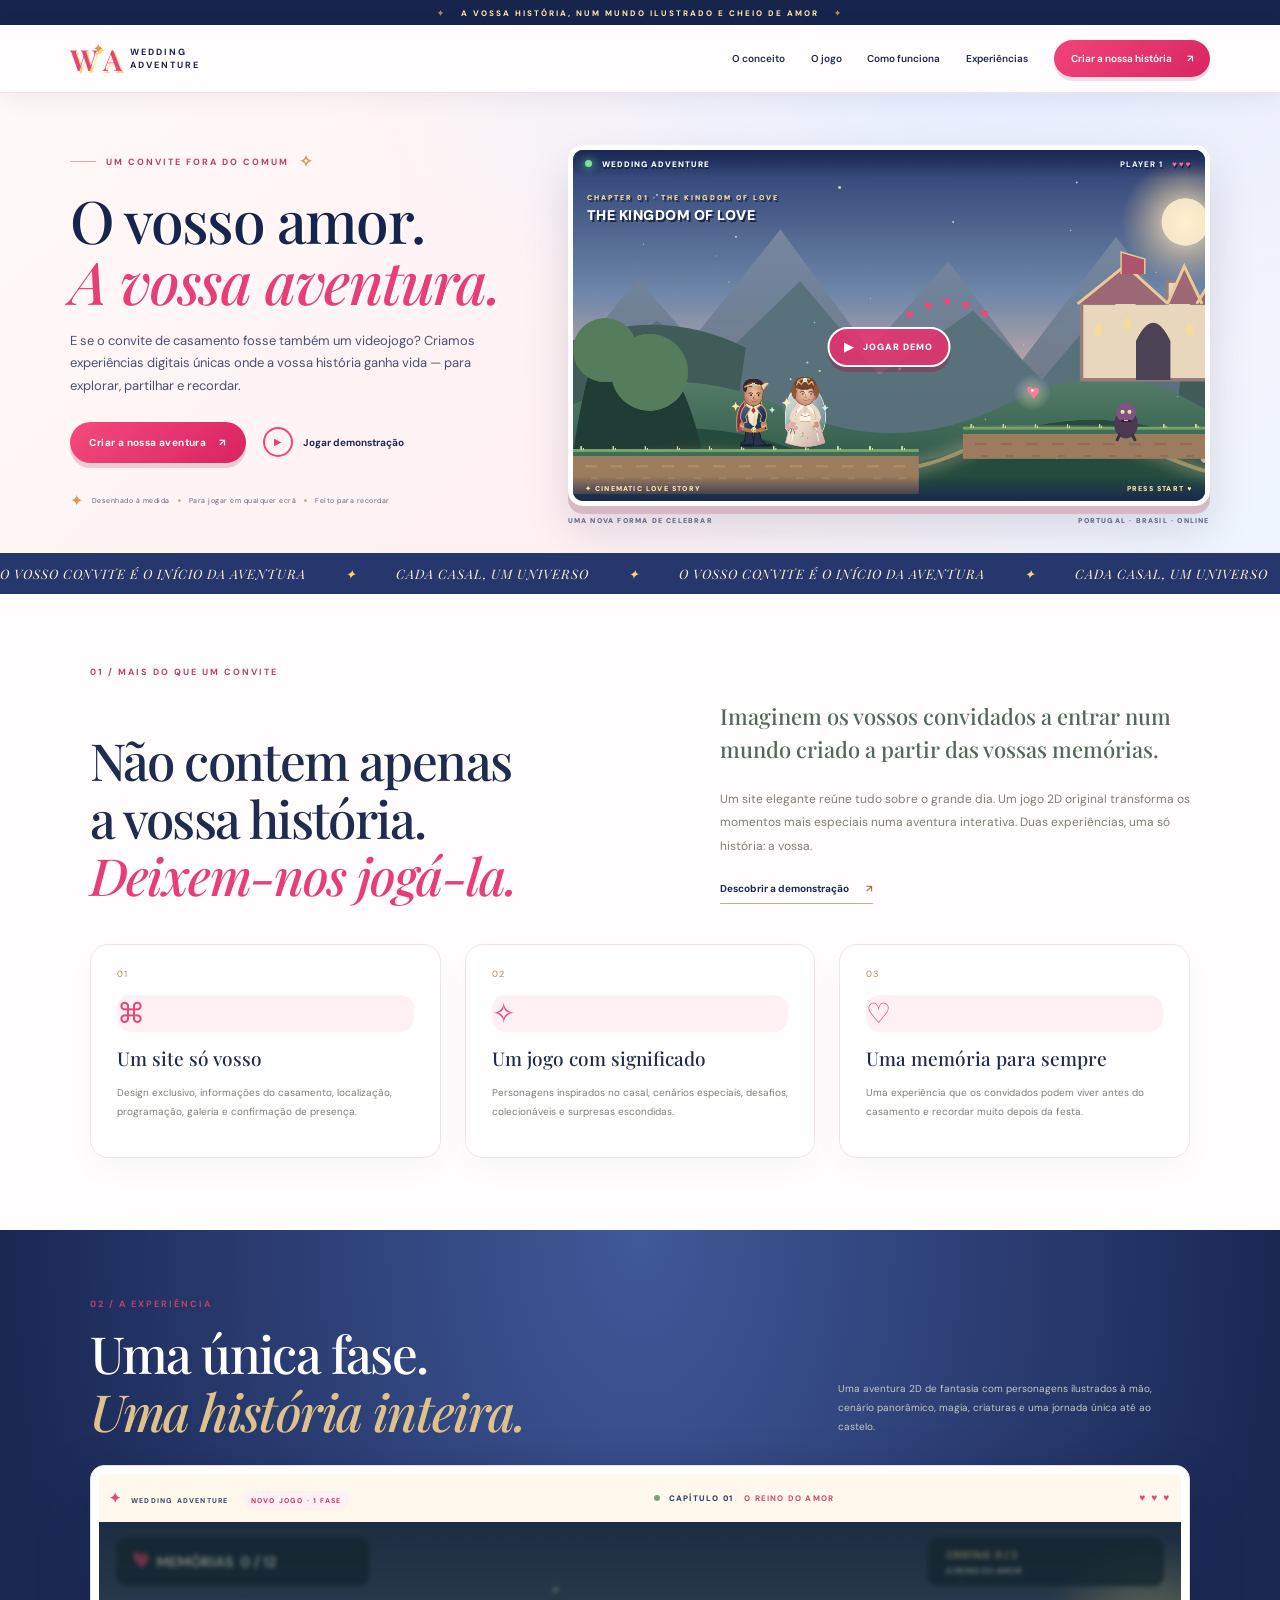
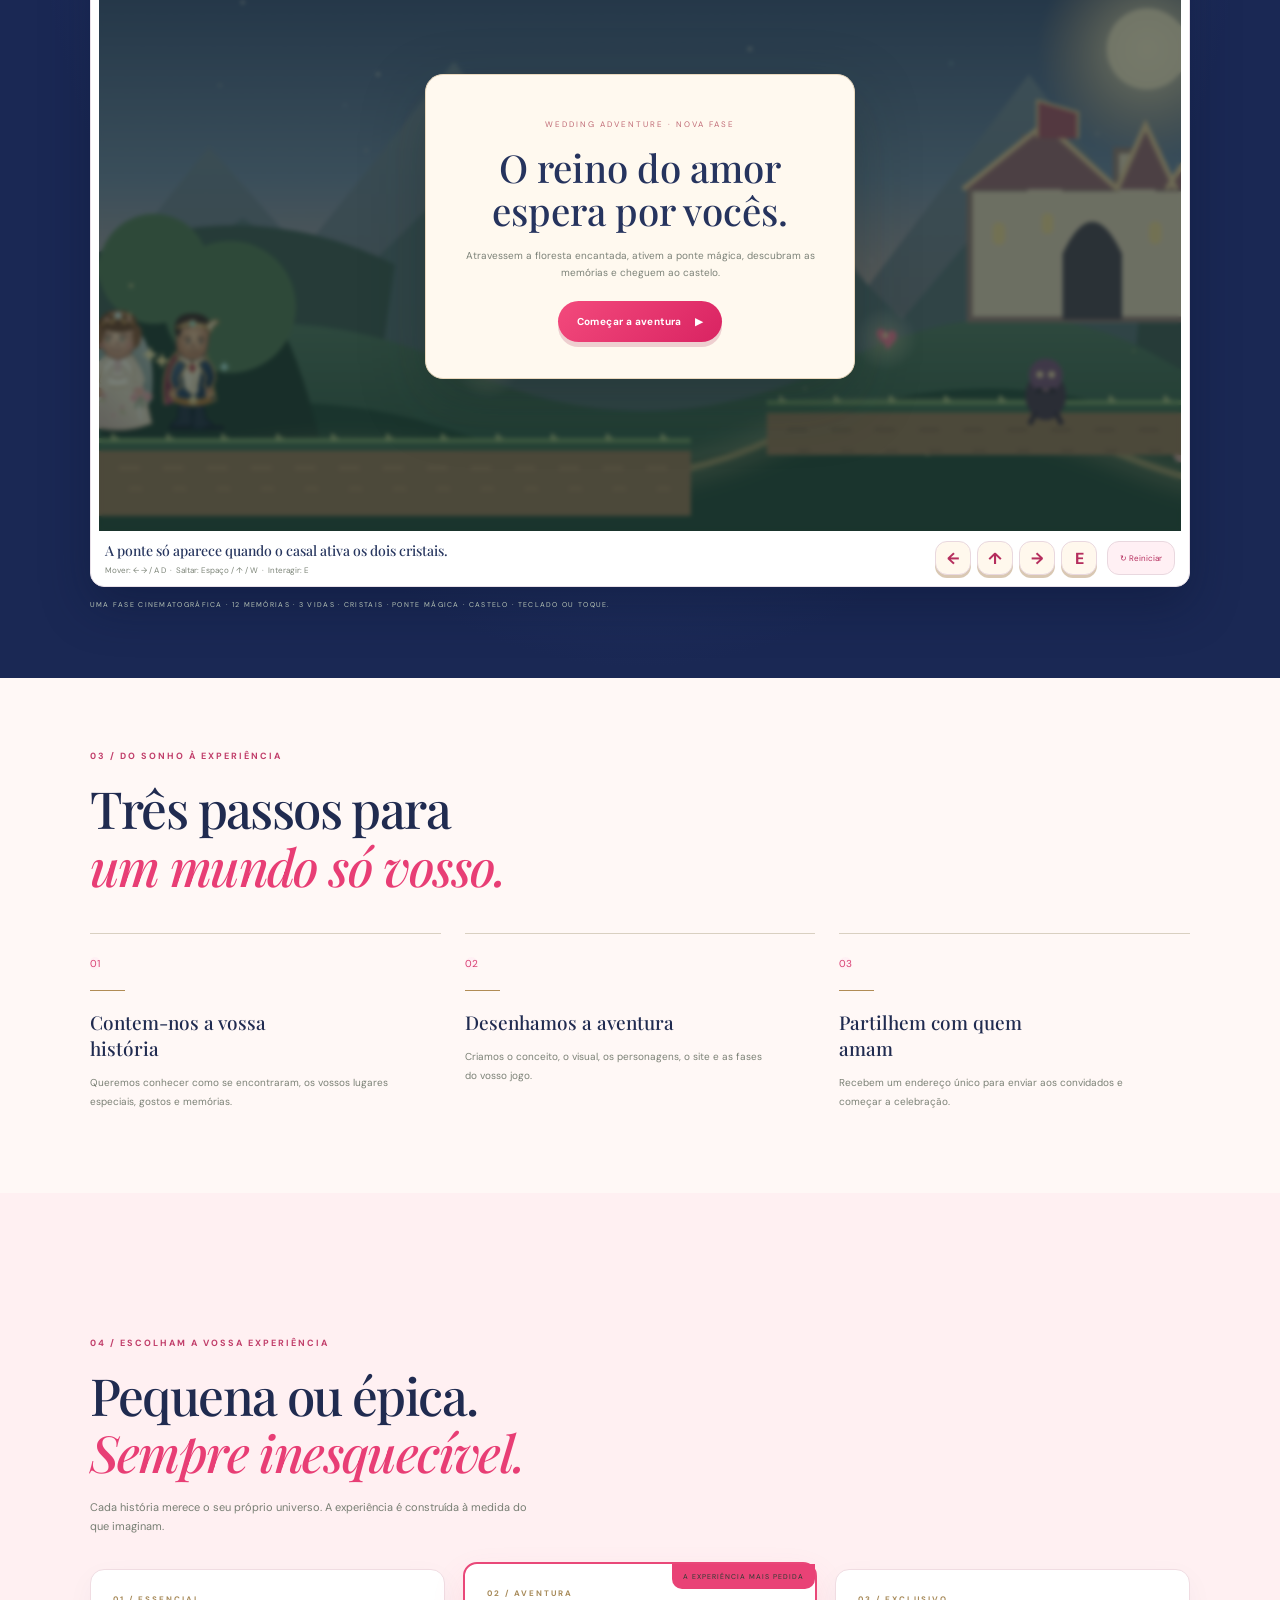
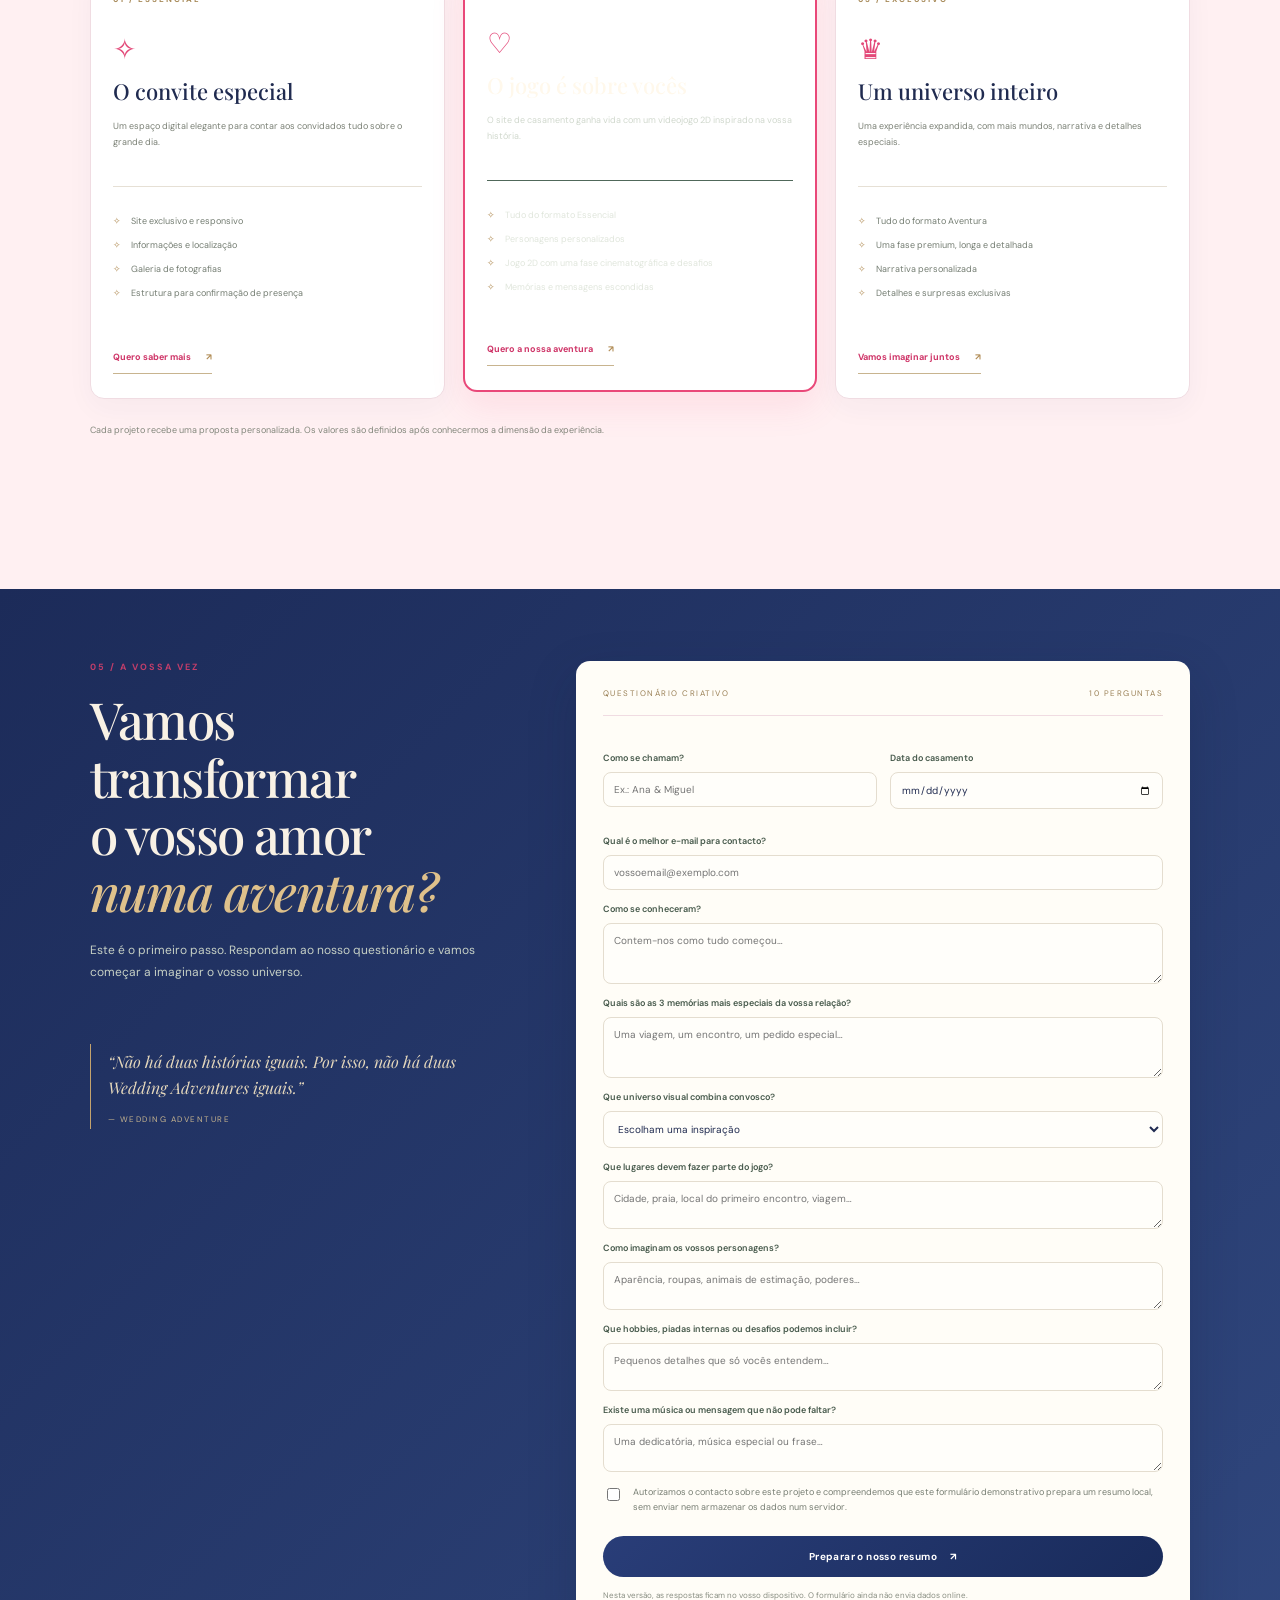
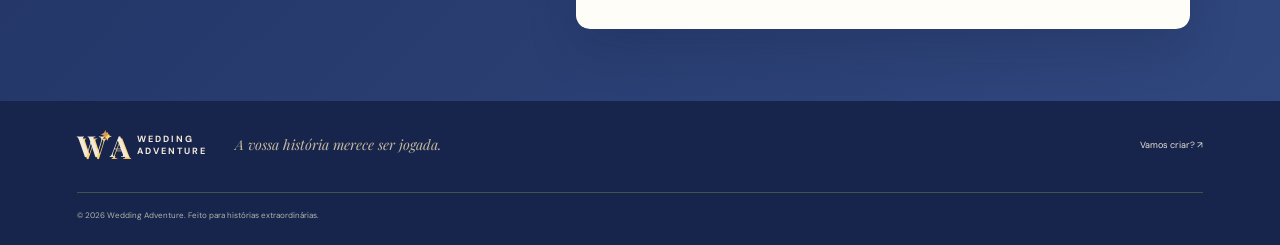
<file: index.html>
<!doctype html>
<html lang="pt-PT">
<head>
<meta charset="utf-8"><meta name="viewport" content="width=device-width, initial-scale=1">
<meta name="theme-color" content="#24376b">
<meta name="description" content="Wedding Adventure — sites de casamento e videojogos 2D criados a partir da vossa história.">
<title>Wedding Adventure — O amor é a maior aventura</title>
<link rel="preconnect" href="https://fonts.googleapis.com"><link rel="preconnect" href="https://fonts.gstatic.com" crossorigin>
<link href="https://fonts.googleapis.com/css2?family=DM+Sans:wght@400;500;600;700&family=Playfair+Display:ital,wght@0,500;0,600;0,700;1,500;1,600&display=swap" rel="stylesheet">
<link rel="stylesheet" href="styles.css?v=rebuild-20261116-3">
</head>
<body>
<div class="announcement"><span>✦</span> A VOSSA HISTÓRIA, NUM MUNDO ILUSTRADO E CHEIO DE AMOR <span>✦</span></div>
<header class="site-header"><a class="brand" href="#inicio"><span class="brand-symbol">W<span>✦</span>A</span><span class="brand-name">WEDDING<br>ADVENTURE</span></a>
<button class="menu-toggle" aria-label="Abrir menu" aria-expanded="false">☰</button>
<nav class="nav"><a href="#conceito">O conceito</a><a href="#jogo">O jogo</a><a href="#experiencia">Como funciona</a><a href="#pacotes">Experiências</a><a class="nav-cta" href="#criar">Criar a nossa história <span>↗</span></a></nav></header>
<main>
<section class="hero" id="inicio">
<div class="hero-copy"><div class="eyebrow"><span class="eyebrow-line"></span> UM CONVITE FORA DO COMUM <span class="eyebrow-star">✧</span></div>
<h1>O vosso amor.<br><em>A vossa aventura.</em></h1>
<p class="hero-lead">E se o convite de casamento fosse também um videojogo? Criamos experiências digitais únicas onde a vossa história ganha vida — para explorar, partilhar e recordar.</p>
<div class="hero-actions"><a class="button button-gold" href="#criar">Criar a nossa aventura <span>↗</span></a><a class="play-link" href="#jogo"><span class="play-icon">▶</span> Jogar demonstração</a></div>
<div class="hero-proof"><span>✦</span> Desenhado à medida <i></i> Para jogar em qualquer ecrã <i></i> Feito para recordar</div></div>
<div class="hero-visual"><div class="hero-image-frame snes-frame">
<canvas id="hero-game-preview" width="1280" height="720" aria-label="Prévia animada do jogo Wedding Adventure com ilustração cinematográfica"></canvas>
<div class="preview-topbar"><span><i></i> WEDDING ADVENTURE</span><b>PLAYER 1 <strong>♥♥♥</strong></b></div>
<div class="preview-level"><small>CHAPTER 01 · THE KINGDOM OF LOVE</small><strong>THE KINGDOM OF LOVE</strong></div>
<a class="preview-play" href="#jogo" aria-label="Experimentar a demonstração do jogo"><span>▶</span> JOGAR DEMO</a>
<div class="preview-bottom"><span>✦ CINEMATIC LOVE STORY</span><span>PRESS START ♥</span></div>
</div><div class="visual-caption"><span>UMA NOVA FORMA DE CELEBRAR</span><span>PORTUGAL · BRASIL · ONLINE</span></div></div>
</section>
<div class="marquee"><div>O VOSSO CONVITE É O INÍCIO DA AVENTURA <span>✦</span> CADA CASAL, UM UNIVERSO <span>✦</span> O VOSSO CONVITE É O INÍCIO DA AVENTURA <span>✦</span> CADA CASAL, UM UNIVERSO <span>✦</span></div></div>
<section class="intro section-wrap" id="conceito"><div class="section-kicker">01 / MAIS DO QUE UM CONVITE</div><div class="intro-grid"><h2>Não contem apenas<br>a vossa história.<br><em>Deixem-nos jogá-la.</em></h2><div><p class="large-copy">Imaginem os vossos convidados a entrar num mundo criado a partir das vossas memórias.</p><p>Um site elegante reúne tudo sobre o grande dia. Um jogo 2D original transforma os momentos mais especiais numa aventura interativa. Duas experiências, uma só história: a vossa.</p><a class="underlined-link" href="#jogo">Descobrir a demonstração <span>↗</span></a></div></div>
<div class="feature-grid"><article class="feature"><span class="feature-index">01</span><div class="feature-icon">⌘</div><h3>Um site só vosso</h3><p>Design exclusivo, informações do casamento, localização, programação, galeria e confirmação de presença.</p></article><article class="feature"><span class="feature-index">02</span><div class="feature-icon">✧</div><h3>Um jogo com significado</h3><p>Personagens inspirados no casal, cenários especiais, desafios, colecionáveis e surpresas escondidas.</p></article><article class="feature"><span class="feature-index">03</span><div class="feature-icon">♡</div><h3>Uma memória para sempre</h3><p>Uma experiência que os convidados podem viver antes do casamento e recordar muito depois da festa.</p></article></div></section>
<section class="game-section" id="jogo">
<div class="game-heading"><div><div class="section-kicker section-kicker-light">02 / A EXPERIÊNCIA</div><h2>Uma única fase.<br><em>Uma história inteira.</em></h2></div>
<p>Uma aventura 2D de fantasia com personagens ilustrados à mão, cenário panorâmico, magia, criaturas e uma jornada única até ao castelo.</p></div>
<div class="game-window"><div class="game-bar"><div class="game-brand"><span class="game-brand-icon">✦</span> WEDDING ADVENTURE <span class="demo-pill">NOVO JOGO · 1 FASE</span></div><div class="game-status"><span class="status-dot"></span> CAPÍTULO 01 <b id="level-name">O REINO DO AMOR</b></div><div class="game-lives">♥ ♥ ♥</div></div>
<div class="game-stage"><canvas id="game" width="1280" height="720" aria-label="Jogo 2D de fantasia romântica com um noivo e uma noiva atravessando um reino mágico até ao castelo."></canvas><div class="game-overlay" id="game-overlay"><div class="overlay-card"><span class="overlay-kicker">WEDDING ADVENTURE · NOVA FASE</span><h3>A lenda de vocês<br>começa agora.</h3><p>Atravessem a floresta encantada, ativem a ponte mágica, descubram as memórias e cheguem ao castelo.</p><button class="button button-gold" id="start-game">Começar a aventura <span>▶</span></button></div></div><div class="game-hud"><span>MEMÓRIAS <b id="score">0 / 12</b></span><span>♥ 3 VIDAS · ✦ 1 FASE</span><span id="game-chapter">CAPÍTULO 01</span></div></div>
<div class="game-toolbar"><div class="game-instructions"><strong id="game-message">A ponte só aparece quando o casal ativa os dois cristais.</strong><small>Mover: ← → / A D &nbsp;·&nbsp; Saltar: Espaço / ↑ / W &nbsp;·&nbsp; Interagir: E</small></div><div class="mobile-controls"><button data-key="left" aria-label="Esquerda">←</button><button data-key="jump" aria-label="Saltar">↑</button><button data-key="right" aria-label="Direita">→</button><button data-key="interact" aria-label="Interagir">E</button></div><button class="restart-button" id="reset-game">↻ Reiniciar</button></div></div>
<p class="game-note">UMA FASE CINEMATOGRÁFICA · 12 MEMÓRIAS · 3 VIDAS · CRISTAIS · PONTE MÁGICA · CASTELO · TECLADO OU TOQUE.</p></section>
<section class="process section-wrap" id="experiencia"><div class="section-kicker">03 / DO SONHO À EXPERIÊNCIA</div><h2>Três passos para<br><em>um mundo só vosso.</em></h2><div class="steps"><article><span>01</span><div class="step-line"></div><h3>Contem-nos a vossa história</h3><p>Queremos conhecer como se encontraram, os vossos lugares especiais, gostos e memórias.</p></article><article><span>02</span><div class="step-line"></div><h3>Desenhamos a aventura</h3><p>Criamos o conceito, o visual, os personagens, o site e as fases do vosso jogo.</p></article><article><span>03</span><div class="step-line"></div><h3>Partilhem com quem amam</h3><p>Recebem um endereço único para enviar aos convidados e começar a celebração.</p></article></div></section>
<section class="pricing" id="pacotes"><div class="section-wrap"><div class="section-kicker">04 / ESCOLHAM A VOSSA EXPERIÊNCIA</div><h2>Pequena ou épica.<br><em>Sempre inesquecível.</em></h2><p class="pricing-intro">Cada história merece o seu próprio universo. A experiência é construída à medida do que imaginam.</p><div class="price-grid"><article class="price-card"><span class="price-label">01 / ESSENCIAL</span><div class="price-symbol">✧</div><h3>O convite especial</h3><p>Um espaço digital elegante para contar aos convidados tudo sobre o grande dia.</p><ul><li>Site exclusivo e responsivo</li><li>Informações e localização</li><li>Galeria de fotografias</li><li>Estrutura para confirmação de presença</li></ul><a href="#criar" class="price-link">Quero saber mais <span>↗</span></a></article><article class="price-card price-featured"><span class="featured-ribbon">A EXPERIÊNCIA MAIS PEDIDA</span><span class="price-label">02 / AVENTURA</span><div class="price-symbol">♡</div><h3>O jogo é sobre vocês</h3><p>O site de casamento ganha vida com um videojogo 2D inspirado na vossa história.</p><ul><li>Tudo do formato Essencial</li><li>Personagens personalizados</li><li>Jogo 2D com uma fase cinematográfica e desafios</li><li>Memórias e mensagens escondidas</li></ul><a href="#criar" class="price-link">Quero a nossa aventura <span>↗</span></a></article><article class="price-card"><span class="price-label">03 / EXCLUSIVO</span><div class="price-symbol">♛</div><h3>Um universo inteiro</h3><p>Uma experiência expandida, com mais mundos, narrativa e detalhes especiais.</p><ul><li>Tudo do formato Aventura</li><li>Uma fase premium, longa e detalhada</li><li>Narrativa personalizada</li><li>Detalhes e surpresas exclusivas</li></ul><a href="#criar" class="price-link">Vamos imaginar juntos <span>↗</span></a></article></div><p class="price-disclaimer">Cada projeto recebe uma proposta personalizada. Os valores são definidos após conhecermos a dimensão da experiência.</p></div></section>
<section class="form-section" id="criar"><div class="form-layout"><div class="form-aside"><div class="section-kicker section-kicker-light">05 / A VOSSA VEZ</div><h2>Vamos transformar<br>o vosso amor <em>numa aventura?</em></h2><p>Este é o primeiro passo. Respondam ao nosso questionário e vamos começar a imaginar o vosso universo.</p><div class="aside-quote">“Não há duas histórias iguais. Por isso, não há duas Wedding Adventures iguais.”<span>— WEDDING ADVENTURE</span></div></div>
<form id="couple-form" class="couple-form"><div class="form-progress"><span>QUESTIONÁRIO CRIATIVO</span><span>10 PERGUNTAS</span></div>
<div class="field-row"><label>Como se chamam? <input name="names" required placeholder="Ex.: Ana & Miguel"></label><label>Data do casamento <input name="date" type="date"></label></div>
<label>Qual é o melhor e-mail para contacto? <input name="email" type="email" required placeholder="vossoemail@exemplo.com"></label>
<label>Como se conheceram? <textarea name="meet" rows="3" placeholder="Contem-nos como tudo começou…"></textarea></label>
<label>Quais são as 3 memórias mais especiais da vossa relação? <textarea name="memories" rows="3" placeholder="Uma viagem, um encontro, um pedido especial…"></textarea></label>
<label>Que universo visual combina convosco? <select name="style"><option value="">Escolham uma inspiração</option><option>Fantasia e conto de fadas</option><option>Aventura clássica em 2D</option><option>Romântico e delicado</option><option>Ilustração 2D artística e realista</option><option>Divertido e descontraído</option><option>Minimalista e moderno</option><option>Surpreendam-nos!</option></select></label>
<label>Que lugares devem fazer parte do jogo? <textarea name="places" rows="2" placeholder="Cidade, praia, local do primeiro encontro, viagem…"></textarea></label>
<label>Como imaginam os vossos personagens? <textarea name="characters" rows="2" placeholder="Aparência, roupas, animais de estimação, poderes…"></textarea></label>
<label>Que hobbies, piadas internas ou desafios podemos incluir? <textarea name="challenges" rows="2" placeholder="Pequenos detalhes que só vocês entendem…"></textarea></label>
<label>Existe uma música ou mensagem que não pode faltar? <textarea name="music" rows="2" placeholder="Uma dedicatória, música especial ou frase…"></textarea></label>
<label class="consent"><input type="checkbox" name="consent" required><span>Autorizamos o contacto sobre este projeto e compreendemos que este formulário demonstrativo prepara um resumo local, sem enviar nem armazenar os dados num servidor.</span></label>
<button class="button button-dark submit-button" type="submit">Preparar o nosso resumo <span>↗</span></button><p class="form-note">Nesta versão, as respostas ficam no vosso dispositivo. O formulário ainda não envia dados online.</p><div id="form-result" class="form-result" hidden aria-live="polite"></div></form></div></section>
</main>
<footer><a class="brand footer-brand" href="#inicio"><span class="brand-symbol">W<span>✦</span>A</span><span class="brand-name">WEDDING<br>ADVENTURE</span></a><p>A vossa história merece ser jogada.</p><a href="#criar">Vamos criar? ↗</a><small>© <span id="year"></span> Wedding Adventure. Feito para histórias extraordinárias.</small></footer>
<script src="script.js?v=rebuild-20261116-3"></script>
</body></html>
</file>
<file: styles.css>
:root{--night:#172b26;--forest:#244137;--forest2:#355747;--cream:#f5f0e6;--paper:#fffdf7;--gold:#d8b77d;--gold2:#b99154;--sage:#aab99e;--rose:#c8877c;--ink:#263b32;--muted:#7e8579;--line:#e5ddce}*{box-sizing:border-box}html{scroll-behavior:smooth;scroll-padding-top:90px}body{margin:0;background:var(--cream);color:var(--ink);font-family:"DM Sans",sans-serif}a{color:inherit;text-decoration:none}button,input,textarea,select{font:inherit}.announcement{height:28px;background:var(--night);color:#d9c59e;display:flex;align-items:center;justify-content:center;gap:15px;font-size:8px;letter-spacing:2px}.announcement span{color:#b38c55}.site-header{height:82px;padding:0 7vw;display:flex;align-items:center;justify-content:space-between;background:var(--paper);position:sticky;top:0;z-index:20;border-bottom:1px solid #eae3d7}.brand{display:flex;align-items:center;gap:12px}.brand-symbol{font:600 29px "Playfair Display",serif;letter-spacing:-4px;color:var(--forest)}.brand-symbol span{font-size:12px;color:var(--gold2);vertical-align:top;letter-spacing:0}.brand-name{font-size:9px;line-height:1.35;letter-spacing:2px;font-weight:700}.nav{display:flex;align-items:center;gap:32px;font-size:11px;font-weight:600}.nav>a:not(.nav-cta):hover{color:var(--gold2)}.nav-cta{background:var(--forest);color:#fff;padding:14px 18px}.nav-cta span,.button span{margin-left:13px}.menu-toggle{display:none;background:none;border:0;font-size:24px;color:var(--forest)}.hero{min-height:640px;padding:74px 7vw 35px;display:grid;grid-template-columns:.92fr 1.08fr;gap:5vw;align-items:center;overflow:hidden;background:radial-gradient(ellipse at 0 0,#fffdf8 0,transparent 60%),var(--cream)}.hero-copy{max-width:570px;position:relative;z-index:2}.eyebrow,.section-kicker{font-size:9px;font-weight:700;letter-spacing:2px;color:#98794e}.eyebrow{display:flex;align-items:center;gap:10px}.eyebrow-line{width:26px;height:1px;background:var(--gold2)}.eyebrow-star{font-size:16px;color:var(--gold2)}h1,h2,h3,p{margin-top:0}h1,h2{font-family:"Playfair Display",serif;font-weight:500;letter-spacing:-1.6px}h1{font-size:clamp(48px,5.3vw,76px);line-height:1.04;margin:25px 0}h1 em,h2 em{color:var(--gold2);font-weight:500} .hero-lead{font-size:14px;line-height:1.95;color:#71796f;max-width:455px}.hero-actions{display:flex;align-items:center;gap:25px;margin-top:33px}.button{display:inline-flex;align-items:center;justify-content:center;padding:16px 22px;border:0;cursor:pointer;font-size:10px;font-weight:700;letter-spacing:.4px;transition:transform .2s,background .2s}.button:hover{transform:translateY(-2px)}.button-gold{background:var(--gold);color:#25382e}.button-gold:hover{background:#e4c992}.button-dark{background:var(--forest);color:#fff}.play-link{display:flex;align-items:center;gap:10px;font-size:10px;font-weight:700}.play-icon{width:30px;height:30px;border:1px solid #c8b58f;border-radius:50%;display:grid;place-items:center;color:#98794e;font-size:9px}.hero-proof{display:flex;align-items:center;gap:11px;margin-top:55px;font-size:8px;letter-spacing:.5px;color:#81867a}.hero-proof>span{color:var(--gold2);font-size:16px}.hero-proof i{height:3px;width:3px;border-radius:50%;background:#c7b58e}.hero-visual{min-width:0}.hero-image-frame{height:455px;position:relative;overflow:hidden;background:#d9e2d3;box-shadow:0 25px 65px #263b321b}.hero-scene-sky{position:absolute;inset:0;background:linear-gradient(180deg,#a9c4bd 0%,#d5d9c1 54%,#e5cba5 100%)}.hero-moon{position:absolute;right:16%;top:11%;width:78px;height:78px;border-radius:50%;background:#f6e3b9;box-shadow:0 0 55px #f8e9c5aa}.hero-cloud{position:absolute;width:100px;height:24px;border-radius:30px;background:#fff8e8;opacity:.72}.hero-cloud:before,.hero-cloud:after{content:"";position:absolute;border-radius:50%;background:inherit}.hero-cloud:before{width:39px;height:39px;left:15px;top:-17px}.hero-cloud:after{width:31px;height:31px;right:15px;top:-12px}.cloud-a{left:13%;top:24%}.cloud-b{right:12%;top:37%;transform:scale(.7)}.hero-mountain{position:absolute;bottom:0;width:120%;border-radius:50% 50% 0 0}.mountain-a{height:57%;left:-19%;background:#8ea993;transform:rotate(-8deg);bottom:6%}.mountain-b{height:47%;right:-28%;background:#547b69;transform:rotate(8deg);bottom:-2%}.hero-castle{position:absolute;bottom:30%;left:64%;width:150px;height:170px;z-index:2}.castle-main{position:absolute;bottom:0;left:22px;width:108px;height:91px;background:#f1dfbd;border:5px solid #c8ae83;border-bottom:0}.castle-main:before{content:"";position:absolute;top:-31px;left:-7px;border-left:56px solid transparent;border-right:56px solid transparent;border-bottom:32px solid #a96f67}.castle-main:after{content:"";position:absolute;bottom:0;left:38px;width:25px;height:47px;border-radius:15px 15px 0 0;background:#795e50}.castle-tower{position:absolute;bottom:84px;width:37px;height:85px;background:#f2e2c4;border:4px solid #c8ae83;border-bottom:0}.castle-tower:before{content:"";position:absolute;top:-25px;left:-5px;border-left:20px solid transparent;border-right:20px solid transparent;border-bottom:25px solid #ad766d}.tower-a{left:9px}.tower-b{right:4px;height:103px}.castle-flag{position:absolute;z-index:3;top:-26px;right:14px;color:#a96f67;font-size:19px}.hero-bridge{position:absolute;bottom:-12%;left:8%;width:120%;height:28%;background:#d9c49f;border-radius:50%;transform:rotate(-10deg);z-index:3}.hero-avatar{position:absolute;z-index:4;bottom:14%;left:24%;width:31px;height:65px;animation:avatarBob 2.6s ease-in-out infinite}.hero-avatar.avatar-b{left:31%;bottom:15%;animation-delay:.4s}.avatar-head{position:absolute;top:0;left:5px;width:22px;height:24px;border-radius:50%;background:#dba982;box-shadow:0 -7px 0 -1px #533e36}.avatar-body{position:absolute;bottom:0;left:0;width:31px;height:43px;border-radius:13px 13px 3px 3px;background:#f1e5d1;box-shadow:inset 0 -8px #c5a47b}.avatar-b .avatar-body{background:#334c43;box-shadow:inset 0 -8px #24382f}.avatar-b .avatar-head{box-shadow:0 -8px 0 -1px #4a3028}.hero-visual-label{position:absolute;z-index:5;bottom:22px;left:25px;color:#fff;display:flex;flex-direction:column;gap:6px;text-shadow:0 2px 8px #20382d88}.hero-visual-label small{font-size:8px;letter-spacing:2px;color:#f0d7a7}.hero-visual-label strong{font:500 25px "Playfair Display",serif}.hero-visual-label span{font-size:9px;color:#f4efe2}.floating-tag{position:absolute;z-index:6;background:#fffaf0;color:#435b4b;padding:10px 13px;font-size:8px;font-weight:700;letter-spacing:1px;box-shadow:0 6px 22px #20382d20}.tag-one{top:20px;left:20px;transform:rotate(-4deg)}.tag-two{right:18px;bottom:29%;transform:rotate(4deg)}.visual-caption{display:flex;justify-content:space-between;margin-top:14px;font-size:8px;letter-spacing:1.4px;color:#8b8e80}.marquee{background:var(--forest);color:#e8d7b5;overflow:hidden;white-space:nowrap;padding:17px 0;font:italic 15px "Playfair Display",serif;letter-spacing:1px}.marquee div{min-width:max-content;animation:marquee 35s linear infinite}.marquee span{padding:0 35px;color:var(--gold)}@keyframes marquee{to{transform:translateX(-35%)}}@keyframes avatarBob{50%{transform:translateY(-5px)}}.section-wrap{padding:105px 9vw}.intro{background:var(--paper)}.intro-grid{display:grid;grid-template-columns:1fr .85fr;gap:8vw;align-items:end;margin:28px 0 65px}.intro h2,.process h2,.pricing h2,.game-heading h2,.form-aside h2{font-size:clamp(40px,4.6vw,60px);line-height:1.12;margin:0}.large-copy{font:500 22px/1.5 "Playfair Display",serif;color:#52685a}.intro-grid p:not(.large-copy){font-size:12px;line-height:1.95;color:#7b8176}.underlined-link{display:inline-block;margin-top:12px;padding-bottom:8px;border-bottom:1px solid #c7ad7d;font-size:10px;font-weight:700}.underlined-link span{margin-left:15px;color:#a17d48}.feature-grid{display:grid;grid-template-columns:repeat(3,1fr);gap:35px}.feature{border-top:1px solid var(--line);padding:20px 15px 0 0}.feature-index{font-size:9px;color:#b18c55;letter-spacing:1px}.feature-icon{font-size:28px;color:#b18c55;margin:22px 0}.feature h3,.steps h3{font:500 22px "Playfair Display",serif;margin-bottom:12px}.feature p,.steps p{font-size:11px;line-height:1.9;color:#7b8176;max-width:300px}.game-section{padding:100px 8vw;background:radial-gradient(ellipse at 50% 0,#345849 0%,#1c352d 62%,#172b26 100%);color:#f8f1e5}.section-kicker-light{color:#d2b77f}.game-heading{display:flex;justify-content:space-between;align-items:end;margin-bottom:37px}.game-heading h2{margin-top:22px}.game-heading h2 em,.form-aside h2 em{color:#dfc18b}.game-heading>p{width:32%;font-size:11px;line-height:1.9;color:#c1cabe;margin:0 0 4px}.game-window{background:#f9f4e9;padding:12px;box-shadow:0 25px 80px #07150f88}.game-bar{height:37px;display:flex;align-items:center;justify-content:space-between;padding:0 10px;color:#536457;font-size:8px;letter-spacing:1.2px}.game-brand{font-weight:700}.game-brand-icon{color:#b58d4f;font-size:14px;margin-right:6px}.demo-pill{margin-left:12px;background:#e7eadf;padding:5px 7px;color:#76846f;font-size:7px}.game-status{font-size:8px}.game-status b{margin-left:8px;color:#9b7a4c}.status-dot{display:inline-block;width:6px;height:6px;background:#83a17b;border-radius:50%;margin-right:6px}.game-lives{color:#b87371;letter-spacing:3px}.game-stage{position:relative;background:#b9d0c4;overflow:hidden}.game-stage canvas{display:block;width:100%;height:auto;aspect-ratio:16/9;image-rendering:auto}.game-overlay{position:absolute;inset:0;display:grid;place-items:center;background:#142b25a6;transition:opacity .35s,visibility .35s}.game-overlay.hidden{opacity:0;visibility:hidden;pointer-events:none}.overlay-card{width:min(360px,86%);padding:30px 25px;background:#fff9ed;color:var(--ink);text-align:center;box-shadow:0 20px 50px #0a2018aa}.overlay-kicker{font-size:8px;letter-spacing:2px;color:#9b7a4c}.overlay-card h3{font:500 34px/1.1 "Playfair Display",serif;margin:14px 0}.overlay-card p{font-size:10px;line-height:1.7;color:#7c8278}.overlay-card .button{margin-top:10px}.game-hud{height:32px;display:flex;align-items:center;justify-content:space-between;padding:0 10px;color:#718071;font-size:7px;letter-spacing:1.2px}.game-hud b{color:#a57d49;margin-left:7px}.game-toolbar{display:flex;align-items:center;gap:15px;padding:15px 8px 4px;color:var(--ink)}.game-instructions{display:flex;flex-direction:column;gap:5px;margin-right:auto}.game-instructions strong{font:500 15px "Playfair Display",serif}.game-instructions small{font-size:9px;color:#7d8579}.mobile-controls{display:flex;gap:6px}.mobile-controls button,.restart-button{height:35px;min-width:38px;border:1px solid #dcd3c2;background:transparent;color:#365345;cursor:pointer;font-size:16px;touch-action:none}.mobile-controls button:active{background:#e5dfd1}.restart-button{padding:0 12px;font-size:9px}.game-note{font-size:8px;letter-spacing:1.3px;color:#b6c3b6;margin:17px 0 0}.process{background:var(--cream)}.process h2,.pricing h2{margin:24px 0 58px}.steps{display:grid;grid-template-columns:repeat(3,1fr);gap:40px}.steps article{border-top:1px solid #d9d0c1;padding-top:17px}.steps article>span{font-size:10px;color:#b18c55}.step-line{height:1px;width:35px;background:#b18c55;margin:18px 0}.steps h3{max-width:240px}.pricing{background:#ebe5d9;padding:100px 0}.pricing-intro{font-size:12px;line-height:1.8;color:#777e73;max-width:440px;margin:-34px 0 42px}.price-grid{display:grid;grid-template-columns:repeat(3,1fr);gap:14px}.price-card{background:#fffdf7;padding:30px 26px;min-height:405px;display:flex;flex-direction:column;position:relative}.price-featured{background:#29473a;color:#fff8eb;transform:translateY(-9px);box-shadow:0 16px 35px #243b3022}.featured-ribbon{position:absolute;right:0;top:0;background:var(--gold);color:#293c31;padding:8px 11px;font-size:7px;letter-spacing:1px}.price-label{font-size:8px;letter-spacing:2px;color:#a78a59;font-weight:700}.price-symbol{font:28px "Playfair Display",serif;color:#b18c55;margin:25px 0 10px}.price-card h3{font:500 25px "Playfair Display",serif;margin:0 0 12px}.price-card>p{font-size:10px;line-height:1.8;color:#7b8176;min-height:54px}.price-featured>p{color:#d0d8cd}.price-card ul{list-style:none;padding:16px 0;margin:5px 0 22px;border-top:1px solid #e6e0d5}.price-featured ul{border-color:#50685a}.price-card li{font-size:10px;color:#747d72;margin:12px 0}.price-featured li{color:#e0e6dc}.price-card li:before{content:"✧";color:#b18c55;margin-right:10px}.price-link{margin-top:auto;padding-bottom:10px;border-bottom:1px solid #c8b48f;font-size:9px;font-weight:700;align-self:flex-start}.price-link span{margin-left:13px;color:#b18c55}.price-disclaimer{font-size:9px;color:#83877c;margin-top:25px}.form-section{background:#29473a;padding:100px 8vw}.form-layout{max-width:1120px;margin:auto;display:grid;grid-template-columns:.8fr 1.2fr;gap:8vw;align-items:start}.form-aside{color:#f8f1e5;position:sticky;top:115px}.form-aside h2{font-size:clamp(39px,4vw,53px);margin:25px 0}.form-aside>p{font-size:12px;line-height:1.9;color:#c6d0c5}.aside-quote{margin-top:60px;border-left:1px solid #c4a36d;padding:5px 0 5px 17px;font:italic 16px/1.6 "Playfair Display",serif;color:#e4d7bc}.aside-quote span{display:block;font:8px "DM Sans",sans-serif;letter-spacing:1.5px;margin-top:14px;color:#c5b38f}.couple-form{background:#fffdf7;padding:35px;color:var(--ink)}.form-progress{display:flex;justify-content:space-between;border-bottom:1px solid var(--line);padding-bottom:17px;margin-bottom:23px;color:#9a8056;font-size:8px;letter-spacing:1.5px}.couple-form label{display:block;font-size:10px;font-weight:600;margin:16px 0;color:#46594b}.field-row{display:grid;grid-template-columns:1fr 1fr;gap:13px}.couple-form input:not([type=checkbox]),.couple-form textarea,.couple-form select{display:block;width:100%;margin-top:8px;border:1px solid #e4ddcf;background:#fffefa;padding:12px;font:11px "DM Sans",sans-serif;color:var(--ink);outline:none;border-radius:0}.couple-form input:focus,.couple-form textarea:focus,.couple-form select:focus{border-color:#b49a6b}.couple-form textarea{resize:vertical}.consent{display:flex!important;gap:10px;align-items:flex-start;font-weight:400!important;line-height:1.6}.consent input{margin-top:3px;accent-color:var(--forest)}.consent span{font-size:9px;color:#777e73}.submit-button{width:100%;margin-top:9px}.form-note{font-size:8px;line-height:1.6;color:#898e82;margin:12px 0 0}.form-result{margin-top:16px;padding:14px;background:#e9efe6;font-size:11px;line-height:1.7}.form-result button{margin-top:10px;border:0;background:var(--forest);color:white;padding:10px 14px;cursor:pointer}footer{background:#172b26;color:#e9e4d8;padding:32px 7vw;display:flex;align-items:center;gap:28px;flex-wrap:wrap}.footer-brand .brand-symbol,.footer-brand .brand-name{color:#f3eadb}footer p{font:italic 14px "Playfair Display",serif;margin:0 auto 0 0;color:#c6b99e}footer>a:not(.brand){font-size:9px}footer small{width:100%;border-top:1px solid #405448;padding-top:17px;font-size:8px;color:#aab5a8}
@media(max-width:850px){.site-header{padding:0 6vw}.menu-toggle{display:block}.nav{display:none;position:absolute;top:82px;left:0;right:0;background:var(--paper);padding:23px 6vw;flex-direction:column;align-items:stretch;gap:20px;border-bottom:1px solid var(--line)}.nav.open{display:flex}.nav-cta{text-align:center}.hero{grid-template-columns:1fr;padding:58px 6vw 35px;gap:38px}.hero-copy{max-width:680px}.hero-visual{max-width:720px;width:100%;margin:auto}.hero-image-frame{height:400px}.hero-proof{margin-top:35px}.section-wrap{padding:78px 7vw}.intro-grid{grid-template-columns:1fr;gap:20px;margin-bottom:42px}.game-section{padding:78px 6vw}.game-heading{display:block}.game-heading>p{width:auto;max-width:470px;margin-top:22px}.steps{gap:22px}.price-grid{grid-template-columns:1fr;gap:14px}.price-card{min-height:0}.price-featured{transform:none}.form-section{padding:78px 6vw}.form-layout{grid-template-columns:1fr;gap:35px}.form-aside{position:static}.aside-quote{margin-top:30px}}
@media(max-width:540px){.announcement{font-size:7px;letter-spacing:1px}.site-header{height:70px}.nav{top:70px}.hero{padding-top:48px}.hero h1{font-size:48px}.hero-image-frame{height:315px}.hero-proof{flex-wrap:wrap;line-height:1.7}.visual-caption{font-size:7px;letter-spacing:.8px}.section-wrap{padding:68px 7vw}.feature-grid,.steps{grid-template-columns:1fr;gap:25px}.feature{padding-bottom:8px}.feature-icon{margin:14px 0}.game-section{padding:65px 4vw}.game-heading h2{font-size:39px}.game-window{padding:7px}.game-bar{padding:0 4px;font-size:6px}.demo-pill{margin-left:4px}.game-status{font-size:6px}.game-hud{font-size:5px;padding:0 4px}.game-toolbar{flex-wrap:wrap;padding:12px 5px 3px}.game-instructions{width:100%}.mobile-controls{margin-right:auto}.game-note{font-size:7px;line-height:1.7}.field-row{grid-template-columns:1fr;gap:0}.couple-form{padding:21px}.form-aside h2{font-size:40px}footer{padding:28px 6vw;gap:16px}footer p{width:100%;order:3}footer small{order:4}}
@media(prefers-reduced-motion:reduce){html{scroll-behavior:auto}*,*:before,*:after{animation:none!important;transition:none!important}}

/* Wedding Adventure — Romantic Pixel redesign */
:root{--night:#17254d;--forest:#24376b;--forest2:#38528d;--cream:#fff6f4;--paper:#fffdfd;--gold:#ffd36e;--gold2:#e49a48;--sage:#a9d9d0;--rose:#ed4777;--ink:#202b50;--muted:#747b98;--line:#f0dce2}
body{background:#fff8f7;color:var(--ink)}
.announcement{background:#202c58;color:#ffe4ad}
.site-header{background:#fffdfd;border-bottom:1px solid #f4dfe5;box-shadow:0 5px 24px #28345a0b}
.brand-symbol{color:#24376b;text-shadow:2px 2px 0 #ffd36e}
.nav{gap:clamp(14px,2.4vw,32px)}
.nav-cta{background:linear-gradient(135deg,#f04479,#d92562);border-radius:999px;padding:14px 22px;box-shadow:0 6px 0 #a91d4d30}
.hero{background:linear-gradient(135deg,#fff8f6 0%,#fff1f1 48%,#edf5ff 100%);padding-top:65px}
h1 em,h2 em{color:#e13c73}
.eyebrow,.section-kicker{color:#c16b76}
.eyebrow-line{background:#e9a6a8}
.button-gold{background:linear-gradient(135deg,#ffdc79,#ffc45b);color:#28345e;border-radius:999px;box-shadow:0 6px 0 #c78c4738}
.button-gold:hover{background:linear-gradient(135deg,#ffe79a,#ffca68)}
.button-dark{background:linear-gradient(135deg,#293d78,#192b5b);border-radius:999px}
.hero-image-frame{border:5px solid #fff;border-radius:24px;box-shadow:0 24px 60px #34436b25;image-rendering:pixelated}
.hero-scene-sky{background:linear-gradient(180deg,#83b9f4 0%,#e8b6d1 54%,#ffda9b 100%)}
.hero-moon{background:#fff1b9;box-shadow:0 0 0 8px #fff1b933,0 0 55px #fff1b9}
.hero-mountain.mountain-a{background:#83a8c9}
.hero-mountain.mountain-b{background:#507c83}
.hero-bridge{background:#c9a77d;border:5px solid #f0d6ae;box-shadow:inset 0 8px #e9c99a}
.hero-castle .castle-main,.hero-castle .castle-tower{background:#f6dfc4;border-color:#c39b83}
.hero-castle .castle-main:before,.hero-castle .castle-tower:before{border-bottom-color:#a95f78}
.hero-avatar{image-rendering:pixelated;filter:drop-shadow(3px 3px 0 #27365b55)}
.hero-avatar .avatar-head{border-radius:5px;background:#e7aa82;box-shadow:-4px -6px 0 #5b392f,4px -5px 0 #5b392f}
.hero-avatar .avatar-body{border-radius:2px;background:#e84a77;box-shadow:inset 0 -8px #b72c5b}
.hero-avatar.avatar-b .avatar-body{background:#314d91;box-shadow:inset 0 -8px #20376f}
.hero-visual-label{background:linear-gradient(90deg,#1c2e5ccc,transparent);left:0;right:0;bottom:0;padding:24px 26px;text-shadow:none}
.hero-visual-label small{color:#ffe19a}
.floating-tag{border:2px solid #fff;border-radius:999px;box-shadow:0 6px 18px #24365a22;color:#26355e}
.marquee{background:#26376e;color:#fff0d4}
.marquee span{color:#ffcf70}
.feature{background:#fff;border:1px solid #f3e1e5;border-radius:18px;padding:26px;box-shadow:0 12px 32px #26355e08}
.feature-icon{color:#e34a78;background:#fff0f3;border-radius:14px}
.game-section{background:radial-gradient(ellipse at 50% 0,#40599a,#1a2854 70%);color:#fff}
.game-window{border:4px solid #fff;border-radius:20px;background:#fff;box-shadow:0 25px 65px #0b153b80;overflow:hidden}
.game-bar{background:#fff;color:#26345e}
.game-brand-icon{color:#e74377}
.demo-pill{background:#fff0f4;color:#d52f67;border-radius:999px}
.game-stage{background:#8bbdf1}
#game{image-rendering:pixelated}
.game-overlay{background:#17254d80}
.overlay-card{border:3px solid #fff;border-radius:16px;background:#fff9ee;color:#26345e;box-shadow:0 10px 0 #d8b77d}
.overlay-kicker{color:#c06b76}
.game-hud{color:#26345e}
.game-toolbar{color:#26345e}
.mobile-controls button,.restart-button{border-radius:10px;border:1px solid #ead6df;background:#fff0f4;color:#b52d5d}
.process{background:#fff8f6}
.steps article>span{background:#fff0f4;color:#d83d70;border-radius:12px}
.price-grid{gap:18px}
.price-card{background:#fff;border:1px solid #f0dce2;border-radius:18px;box-shadow:0 12px 35px #27365b0a}
.price-featured{border:2px solid #e94879;box-shadow:0 18px 45px #e948791b}
.featured-ribbon{background:#e94276;border-radius:0 0 10px 10px}
.price-symbol{color:#e34878}
.price-link{color:#cf3568}
.pricing{background:#fff1f2}
.form-section{background:linear-gradient(135deg,#1c2b59,#30477e)}
.couple-form{border-radius:20px;box-shadow:0 22px 55px #111c3c45}
.couple-form input:not([type=checkbox]),.couple-form textarea,.couple-form select{border-radius:10px}
.form-result{border-radius:12px}
footer{background:#18264f}
@keyframes pixelFloat{0%,100%{transform:translateY(0)}50%{transform:translateY(-5px)}}
.hero-avatar{animation:pixelFloat 2.4s steps(3,end) infinite}
@media(max-width:850px){.nav{background:#fffdfd}.hero-image-frame{border-radius:18px}}
@media(max-width:540px){.hero-image-frame{border-width:3px}.game-window{border-width:2px}}

/* SNES 16-bit cover and stronger game-first visual identity */
:root{--rose:#ef4779;--pixel-ink:#17254d;--pixel-blue:#31549b;--pixel-gold:#ffd36e}
body{background:#fff8f6}
.announcement{background:#17254d;color:#ffe5ad;font-weight:800}
.site-header{background:#fffdfd;box-shadow:0 5px 25px #18264f12;border-bottom:1px solid #f3dce4}
.brand-symbol{color:#e74377;text-shadow:2px 2px 0 #ffd36e}
.brand-name{color:#17254d}
.nav-cta{background:linear-gradient(135deg,#f34a7c,#d92160);border-radius:999px;box-shadow:0 5px 0 #9c204a30}
.hero{min-height:660px;grid-template-columns:.82fr 1.18fr;gap:3.2vw;padding-top:48px;padding-bottom:48px;background:radial-gradient(ellipse at 78% 0,#e4efff 0,transparent 45%),linear-gradient(135deg,#fff8f5,#fff0f3 58%,#edf5ff)}
h1{font-size:clamp(50px,5.1vw,78px);color:#17254d;line-height:1.02;text-shadow:2px 3px 0 #ffffff}
h1 em,h2 em{color:#e83e75}
.hero-lead{font-size:15px;line-height:1.8;color:#475273}
.eyebrow,.section-kicker{color:#c13e6a}
.button-gold{background:linear-gradient(135deg,#f34a7c,#d92362);color:white;border-radius:999px;box-shadow:0 6px 0 #a51e4c38;padding:17px 24px}
.button-gold:hover{background:linear-gradient(135deg,#ff6690,#e62c6c)}
.play-icon{border:2px solid #ef4779;color:#e53e73}
.hero-proof{color:#59617c;margin-top:35px}
.snes-frame{height:auto!important;aspect-ratio:16/9;border:6px solid #fff;border-radius:18px!important;background:#1c2d5a;box-shadow:0 22px 0 #d7b9c5,0 32px 65px #24365b35;overflow:hidden;isolation:isolate}
#hero-game-preview{display:block;width:100%;height:100%;object-fit:cover;image-rendering:pixelated;image-rendering:crisp-edges}
.preview-topbar{position:absolute;top:0;left:0;right:0;display:flex;justify-content:space-between;align-items:center;padding:12px 15px;background:linear-gradient(180deg,#17254ddd,#17254d00);color:white;font:900 9px "DM Sans",sans-serif;letter-spacing:1px;text-shadow:1px 2px #17254d}
.preview-topbar i{display:inline-block;width:7px;height:7px;margin-right:7px;border-radius:50%;background:#76e49a;box-shadow:0 0 10px #76e49a}
.preview-topbar strong{color:#ff6a92;letter-spacing:2px;margin-left:6px}
.preview-level{position:absolute;top:55px;left:17px;display:grid;gap:4px;color:#fff;text-shadow:2px 2px #17254d}
.preview-level small{font-size:8px;letter-spacing:2px;color:#ffe39c;font-weight:900}
.preview-level strong{font-size:clamp(12px,1.2vw,17px);font-weight:900;letter-spacing:.5px}
.preview-play{position:absolute;left:50%;top:56%;transform:translate(-50%,-50%);display:flex;align-items:center;gap:9px;padding:12px 18px;border:2px solid #fff;border-radius:999px;background:#e92f6edb;color:white;font-size:10px;font-weight:900;letter-spacing:1px;box-shadow:0 5px 0 #9e1f4b70;transition:transform .2s,background .2s}
.preview-play:hover{transform:translate(-50%,-55%);background:#fa477f}
.preview-play span{font-size:12px}
.preview-bottom{position:absolute;bottom:0;left:0;right:0;display:flex;justify-content:space-between;padding:11px 15px;background:linear-gradient(0deg,#17254de8,transparent);color:#ffe6a8;font-size:8px;font-weight:900;letter-spacing:1.2px}
.visual-caption{font-size:8px;font-weight:900;letter-spacing:1.2px;color:#66708c;margin-top:18px}
.hero-visual{min-width:0;transform:translateY(4px)}
.game-section{background:radial-gradient(ellipse at 50% 0,#415eaa,#182650 72%);color:#fff}
.game-window{border:5px solid #fff;border-radius:17px;box-shadow:0 24px 65px #0913338a}
#game{image-rendering:pixelated;image-rendering:crisp-edges}
.game-bar{font-weight:900}
.game-brand-icon{color:#e94377}
.game-overlay{background:#17254d9c}
.overlay-card{border:4px solid #fff;border-radius:10px;box-shadow:0 8px 0 #c59d6b}
.price-featured{transform:translateY(-7px)}
@media(max-width:900px){.hero{grid-template-columns:1fr;padding:52px 6vw 38px;gap:35px}.hero-copy{max-width:680px}.hero-proof{margin-top:25px}.hero-visual{width:100%}.snes-frame{max-height:460px}}
@media(max-width:540px){.hero{padding:38px 5vw 30px;gap:27px}h1{font-size:clamp(43px,12vw,58px)}.hero-lead{font-size:13px}.snes-frame{border-width:4px;border-radius:12px!important;box-shadow:0 5px 0 #d7b9c5,0 18px 35px #24365b25}.preview-topbar{padding:7px 9px;font-size:7px}.preview-level{top:39px;left:10px}.preview-level small{font-size:6px}.preview-level strong{font-size:10px}.preview-play{padding:8px 11px;font-size:8px}.preview-bottom{padding:7px 9px;font-size:6px}.hero-proof{font-size:7px;gap:7px}}

/* Compact premium layout + crisp 16-bit game presentation */
:root{--night:#18264f;--forest:#24376b;--forest2:#38528d;--cream:#fff7f5;--paper:#fffdfd;--gold:#ffd36e;--gold2:#d69a55;--sage:#a9d9d0;--rose:#ed4777;--ink:#202b50;--muted:#747b98;--line:#f0dce2}
body{background:#fff8f7;color:#202b50}
.announcement{height:25px;background:#17254d;color:#ffe4ad;font-size:8px}
.site-header{height:68px;padding:0 5.5vw;background:#fffdfd;border-bottom:1px solid #f3dfe5}
.nav{gap:clamp(14px,2vw,27px);font-size:10px}
.nav-cta{background:linear-gradient(135deg,#f04479,#d92562);border-radius:999px;padding:12px 17px;box-shadow:0 4px 0 #a91d4d22}
.hero{min-height:0;padding:48px 5.5vw 32px;grid-template-columns:.82fr 1.18fr;gap:4vw;background:radial-gradient(ellipse at 78% 0,#e4efff 0,transparent 45%),linear-gradient(135deg,#fff9f7,#fff0f3 58%,#edf5ff)}
h1{font-size:clamp(45px,4.6vw,66px);line-height:1.03;margin:18px 0}
.hero-lead{font-size:13px;line-height:1.75;max-width:420px}
.hero-actions{gap:17px;margin-top:24px}
.button{padding:14px 19px;font-size:10px}
.button-gold{background:linear-gradient(135deg,#f34a7c,#d92362);color:#fff;border-radius:999px;box-shadow:0 5px 0 #a51e4c30}
.hero-proof{margin-top:27px;gap:8px;font-size:7px}
.snes-frame{height:auto!important;aspect-ratio:16/9;border:5px solid #fff;border-radius:15px!important;background:#17254d;box-shadow:0 8px 0 #d7b9c5,0 23px 45px #24365b27;overflow:hidden;isolation:isolate}
#hero-game-preview{display:block;width:100%;height:100%;object-fit:cover;image-rendering:pixelated;image-rendering:crisp-edges}
.preview-topbar{padding:9px 12px;font-size:8px}
.preview-level{top:43px;left:14px}
.preview-level small{font-size:7px}
.preview-level strong{font-size:clamp(11px,1.1vw,15px)}
.preview-play{padding:10px 15px;font-size:9px}
.preview-bottom{padding:8px 12px;font-size:7px}
.visual-caption{margin-top:10px;font-size:7px}
.marquee{padding:12px 0;font-size:13px}
.section-wrap{padding:72px 7vw}
.intro-grid{margin:22px 0 40px;gap:6vw}
.intro h2,.process h2,.pricing h2,.game-heading h2,.form-aside h2{font-size:clamp(36px,4vw,52px)}
.feature-grid{gap:24px}
.feature{padding-top:16px}
.feature-icon{margin:13px 0}
.feature h3,.steps h3{font-size:19px}
.feature p,.steps p{font-size:10px}
.game-section{padding:68px 7vw;background:radial-gradient(ellipse at 50% 0,#40599a,#1a2854 70%)}
.game-heading{margin-bottom:25px}
.game-heading h2{margin-top:15px}
.game-heading>p{font-size:10px}
.game-window{padding:8px;border:1px solid #e8e0e8;border-radius:14px;box-shadow:0 18px 48px #09133365}
.game-bar{height:32px;font-size:7px}
.game-stage{background:#6b9bd1;overflow:hidden}
.game-stage canvas{display:block;width:100%;height:auto;aspect-ratio:480/250;image-rendering:pixelated;image-rendering:crisp-edges}
.game-overlay{background:#17254d99}
.overlay-card{width:min(320px,88%);padding:23px 20px;border:3px solid #fff;border-radius:12px;background:#fff8ed;box-shadow:0 7px 0 #d6b77c}
.overlay-card h3{font-size:29px}
.game-hud{height:26px;font-size:7px}
.game-toolbar{padding:10px 6px 3px;gap:10px}
.game-instructions strong{font-size:14px}
.game-instructions small{font-size:8px}
.mobile-controls button,.restart-button{height:34px;min-width:36px;border:1px solid #e9d8df;border-radius:8px;background:#fff0f4;color:#b52d5d}
.restart-button{font-size:8px}
.game-note{font-size:7px;line-height:1.6;margin-top:12px}
.process{padding-top:72px;padding-bottom:72px}
.process h2,.pricing h2{margin:18px 0 38px}
.steps{gap:24px}
.pricing{padding:72px 0;background:#fff0f2}
.pricing-intro{margin:-22px 0 32px;font-size:11px}
.price-card{padding:24px 22px;min-height:370px;border:1px solid #f0dce2;border-radius:14px;box-shadow:0 9px 28px #27365b0a}
.price-featured{border:2px solid #e94879;box-shadow:0 15px 34px #e948791b}
.price-card h3{font-size:22px}
.price-card>p,.price-card li{font-size:9px}
.form-section{padding:72px 7vw;background:linear-gradient(135deg,#1c2b59,#30477e)}
.form-layout{gap:6vw}
.form-aside h2{margin:18px 0}
.couple-form{padding:27px;border-radius:14px;box-shadow:0 18px 48px #111c3c35}
.couple-form label{font-size:9px;margin:13px 0}
.couple-form input:not([type=checkbox]),.couple-form textarea,.couple-form select{padding:10px;font-size:10px;border-radius:8px}
footer{padding:25px 6vw;background:#17254d}
@media(max-width:850px){.site-header{height:66px}.nav{top:66px}.hero{grid-template-columns:1fr;padding:42px 6vw 30px;gap:27px}.hero-copy{max-width:650px}.hero-visual{width:100%;max-width:760px}.section-wrap{padding:58px 7vw}.game-section{padding:58px 6vw}.form-section{padding:58px 6vw}}
@media(max-width:540px){.hero{padding:35px 5vw 25px;gap:22px}h1{font-size:clamp(42px,11vw,54px)}.hero-lead{font-size:12px}.hero-proof{font-size:6px;gap:6px;flex-wrap:wrap}.snes-frame{border-width:3px;border-radius:10px!important;box-shadow:0 4px 0 #d7b9c5,0 14px 28px #24365b25}.preview-topbar{padding:6px 8px;font-size:6px}.preview-level{top:32px;left:9px}.preview-level small{font-size:5px}.preview-level strong{font-size:9px}.preview-play{padding:7px 10px;font-size:7px}.preview-bottom{padding:6px 8px;font-size:5px}.game-section{padding:48px 4vw}.game-window{padding:5px}.game-toolbar{flex-wrap:wrap}.game-instructions{width:100%;margin:0 0 5px}.mobile-controls{margin-left:auto}.game-hud{font-size:6px}.section-wrap{padding:50px 6vw}.feature-grid,.steps{grid-template-columns:1fr;gap:22px}.field-row{grid-template-columns:1fr}.couple-form{padding:20px}}

/* Final playable-demo polish */
.game-stage canvas{image-rendering:pixelated;image-rendering:crisp-edges;display:block}
.game-stage{border:2px solid #26345d;background:#76a9e5}
.game-bar{color:#34436d}
.game-lives{font-weight:900;font-size:10px;color:#e84478;letter-spacing:2px}
.game-status b{color:#d04470}
.game-instructions strong{color:#27365f}
.mobile-controls button{font-weight:900;box-shadow:0 3px 0 #e8cbd5}
.mobile-controls button:focus-visible,.restart-button:focus-visible,.button:focus-visible{outline:3px solid #f0b84c;outline-offset:3px}
.preview-play{z-index:4}
.game-overlay{z-index:5}
.game-hud{pointer-events:none}
@media(max-width:540px){.game-lives{font-size:8px}.game-stage{border-width:1px}.game-bar{gap:5px}.game-brand{font-size:6px}}

/* Crisp, enlarged SNES sprite rendering */
#game, #hero-game-preview { image-rendering: pixelated; image-rendering: crisp-edges; }
#game { width:100%; height:auto; }

/* Crisp 16-bit presentation for the playable adventure and live cover preview. */
#hero-game-preview,.game-stage canvas{image-rendering:pixelated;image-rendering:crisp-edges}
.game-stage{background:#79b8e9;border:4px solid #f4d9aa;box-shadow:inset 0 0 0 2px #fff7e8}
.game-bar{background:#fff8ed}
.game-stage canvas{image-rendering:pixelated}
.mobile-controls button{border-radius:8px;background:#fff8ed;box-shadow:0 3px 0 #d9c8b3;font-weight:800}
.mobile-controls button:active{transform:translateY(2px);box-shadow:0 1px 0 #d9c8b3}

/* Pixel-art rendering: preserve the hand-authored sprite edges when canvases scale. */
.hero-image-frame #hero-game-preview{position:absolute;inset:0;width:100%;height:100%;display:block;object-fit:cover;image-rendering:pixelated;z-index:0}
.game-stage canvas{image-rendering:pixelated;image-rendering:crisp-edges}

/* Full visual rebuild: wide high-resolution game viewport */
.hero-image-frame{aspect-ratio:1.92!important}
#hero-game-preview{width:100%;height:100%;object-fit:cover;image-rendering:pixelated}
.game-stage canvas{width:100%;height:auto;aspect-ratio:960/500;image-rendering:pixelated;display:block}
.game-stage{background:#8fc9e8;overflow:hidden}
@media(max-width:540px){.game-stage canvas{aspect-ratio:960/500}}

/* Cinematic HD game rebuild — smooth illustrated rendering. */
#hero-game-preview,.game-stage canvas{image-rendering:auto!important;display:block}
.hero-image-frame{aspect-ratio:16/9!important;overflow:hidden}
.hero-image-frame #hero-game-preview{position:absolute;inset:0;width:100%;height:100%;object-fit:cover;image-rendering:auto!important}
.game-stage{background:#9ec9d0;border:0;box-shadow:none;overflow:hidden}
.game-stage canvas{width:100%;height:auto;aspect-ratio:16/9;object-fit:contain;image-rendering:auto!important}
.game-overlay{background:linear-gradient(120deg,#142c2b77,#233c3477);backdrop-filter:blur(2px)}
.overlay-card{border:1px solid #e9d8bc;border-radius:22px;box-shadow:0 28px 70px #14231f55;padding:38px 32px;width:min(440px,88%)}
.overlay-card h3{font-size:clamp(30px,3vw,42px);line-height:1.12}
.game-hud{background:#f8f3e9}.game-bar{height:48px}
.mobile-controls button,.restart-button{border-radius:12px}
@media(max-width:650px){.game-stage canvas{aspect-ratio:16/9}.overlay-card{padding:22px 18px}.overlay-card h3{font-size:27px}}

/* Hand-painted 2D art presentation */
.game-stage{aspect-ratio:16/9;background:#a9c0b8;overflow:hidden}
.game-stage canvas{width:100%;height:auto;aspect-ratio:16/9;display:block;image-rendering:auto}
.hero-image-frame{height:auto;aspect-ratio:16/9;overflow:hidden}
.hero-image-frame #hero-game-preview{position:absolute;inset:0;width:100%;height:100%;object-fit:cover;image-rendering:auto}
.game-overlay{background:#172c2877;backdrop-filter:blur(3px)}
.overlay-card{width:min(430px,88%);padding:36px 30px;border:1px solid #eadbc5;border-radius:18px;box-shadow:0 25px 70px #172a2470}
.overlay-card h3{font-size:clamp(30px,3vw,40px);line-height:1.13}
@media(max-width:700px){.game-stage,.game-stage canvas{aspect-ratio:16/9}.overlay-card{padding:22px 18px}.overlay-card h3{font-size:28px}}
/* Sprite-driven game reconstruction */
.game-stage{aspect-ratio:16/9;min-height:0;background:#9eb9ad;overflow:hidden}
.game-stage canvas{display:block;width:100%;height:auto;aspect-ratio:16/9;image-rendering:pixelated;touch-action:none}
#hero-game-preview{image-rendering:pixelated}
.game-overlay{background:rgba(19,37,33,.58);backdrop-filter:blur(2px)}
.overlay-card{background:#fff9ef;border:1px solid #ead8bd;box-shadow:0 22px 65px rgba(18,34,29,.28)}
.mobile-controls button{touch-action:none;user-select:none}
</file>
